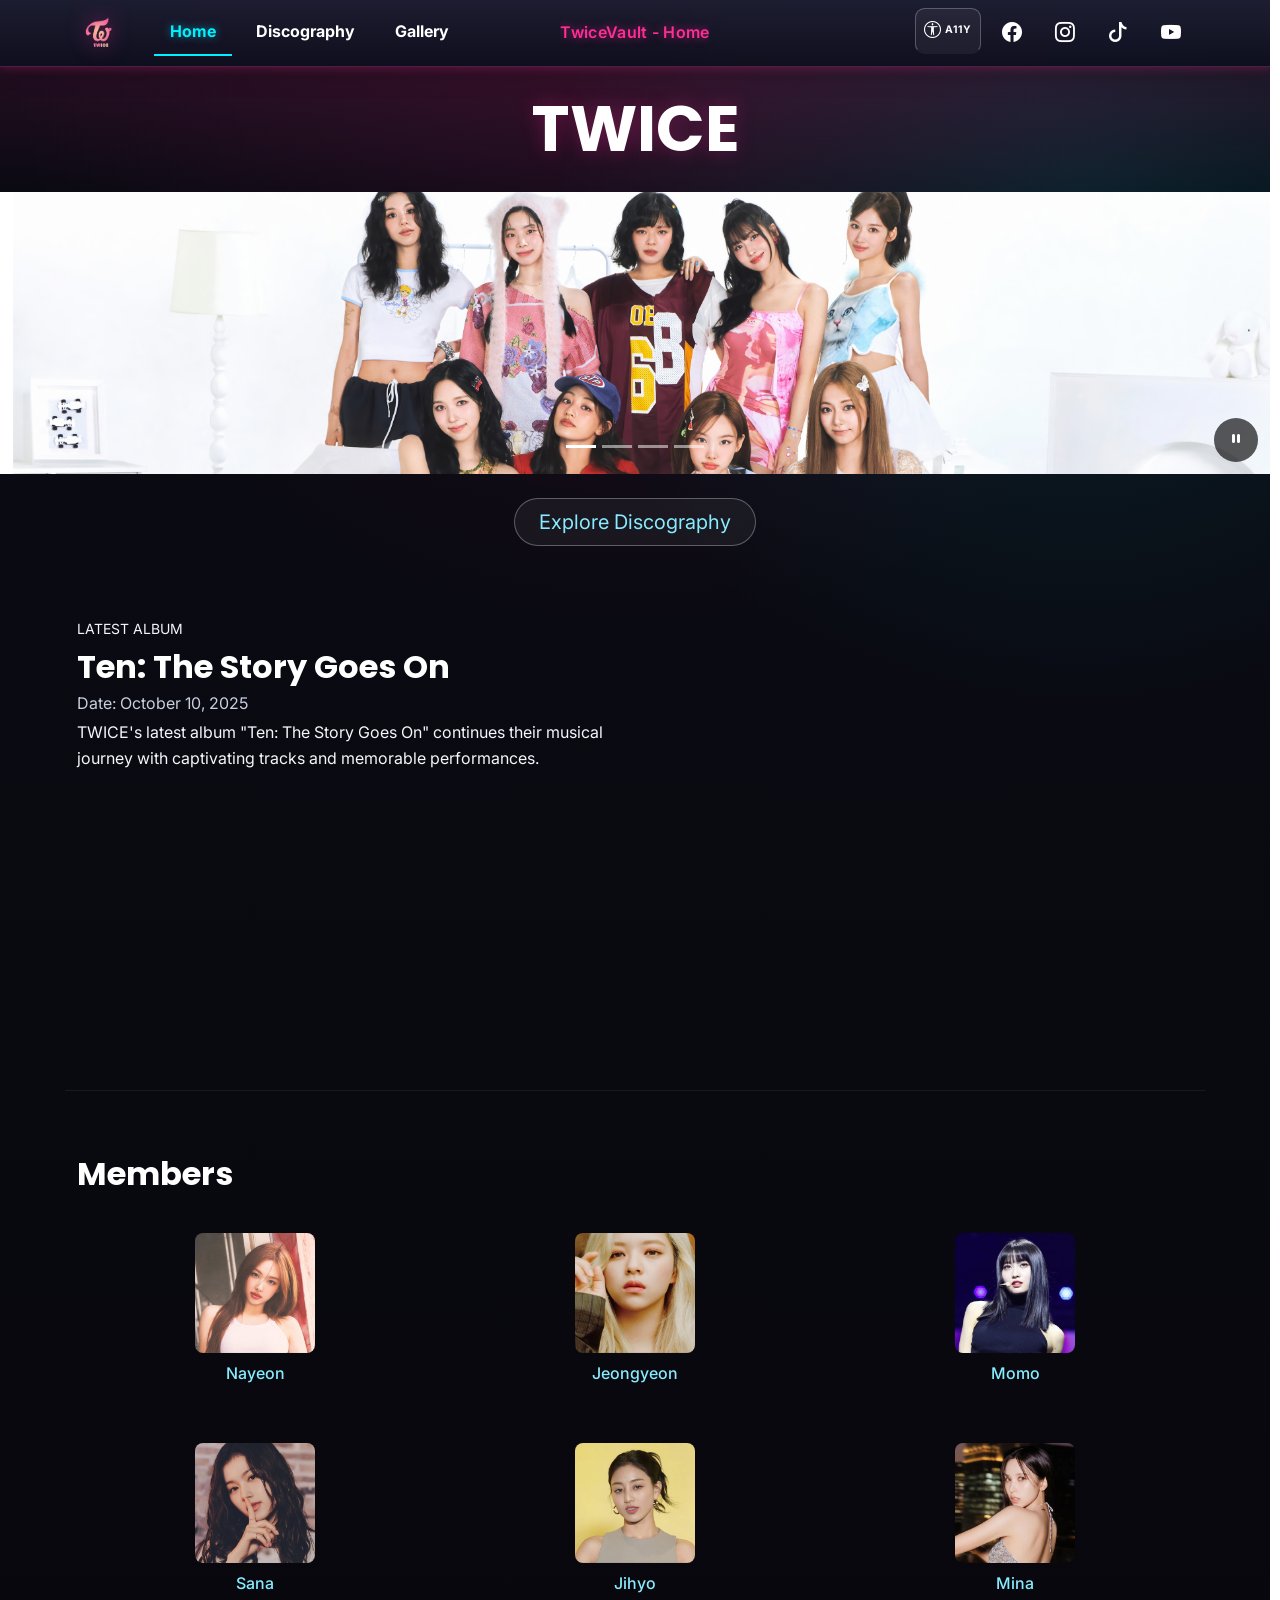
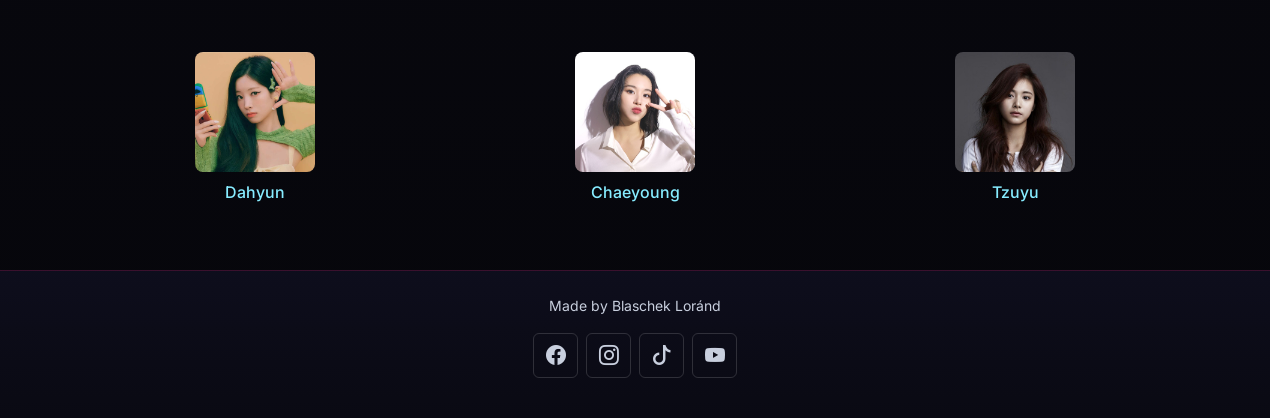
<file: index.html>
<!DOCTYPE html>
<html lang="en">

<head>
  <meta charset="UTF-8">
  <meta name="viewport" content="width=device-width, initial-scale=1.0">
  <meta name="robots" content="noindex, nofollow, noarchive">
  <title>TwiceVault – TWICE Discography, Members &amp; Gallery</title>
  <link href="https://cdn.jsdelivr.net/npm/bootstrap@5.3.3/dist/css/bootstrap.min.css" rel="stylesheet">
  <link rel="stylesheet" href="https://cdn.jsdelivr.net/npm/bootstrap-icons@1.11.3/font/bootstrap-icons.css">
  <link rel="stylesheet" href="css/style.css">
</head>

<body class="d-flex flex-column min-vh-100">

  <a href="#main-content" class="skip-nav">Skip to content</a>

  <header class="sticky-top" data-site-header></header>

  <main class="flex-grow-1" id="main-content">

    <!-- Hero -->
    <div class="text-center py-4 hero-heading-wrap">
      <h1 class="display-3 fw-bold hero-heading mb-0">TWICE</h1>
    </div>

    <!-- Carousel -->
    <div id="heroCarousel" class="carousel slide" data-bs-ride="carousel" data-bs-interval="3000">
      <div class="carousel-indicators"></div>
      <div class="carousel-inner" id="heroSlides"></div>
      <button type="button" class="carousel-pause-btn" aria-label="Pause carousel" data-paused="false"><i
          class="bi bi-pause-fill"></i></button>
    </div>

    <!-- CTA -->
    <div class="text-center py-4 px-3 px-sm-0">
      <div class="d-grid d-sm-inline-block">
        <a href="discography.html" class="btn btn-outline-light btn-lg rounded-pill px-4">Explore Discography</a>
      </div>
    </div>

    <!-- Latest album -->
    <section class="latest-album py-5">
      <div class="container">
        <div class="row align-items-start g-4">
          <div class="col-md-6">
            <p class="text-uppercase small mb-2">Latest Album</p>
            <h2 class="fw-bold mb-1">Ten: The Story Goes On</h2>
            <p class="text-muted mb-1">Date: October 10, 2025</p>
            <p class="mb-4">TWICE's latest album "Ten: The Story Goes On" continues their musical journey with
              captivating tracks and memorable performances.</p>
          </div>
          <div class="col-md-6">
            <iframe class="spotify-embed"
              src="https://open.spotify.com/embed/album/7zyibWit2LeHvy5h9utbfg?utm_source=generator"
              allow="autoplay; clipboard-write; encrypted-media; fullscreen; picture-in-picture" loading="lazy"
              title="Ten: The Story Goes On – TWICE on Spotify"></iframe>
          </div>
        </div>
      </div>
    </section>

    <hr class="container border-secondary">

    <!-- Members -->
    <section class="members-preview py-5">
      <div class="container">
        <h2 class="fw-bold mb-4">Members</h2>
        <div class="row row-cols-3 gx-2 gy-3 gx-sm-4 gy-sm-4">
          <div class="col">
            <a href="discography.html?id=nayeon" class="text-decoration-none text-reset">
              <div class="member-card text-center p-2 p-sm-3 rounded-4">
                <div class="member-img rounded-3 overflow-hidden mb-2 mx-auto">
                  <img src="img/member_photos/profilepics/Nayeon.jpg" alt="Nayeon profile photo"
                    class="w-100 h-100 object-fit-cover">
                </div>
                <p class="mb-0 fw-medium">Nayeon</p>
              </div>
            </a>
          </div>
          <div class="col">
            <a href="discography.html?id=jeongyeon" class="text-decoration-none text-reset">
              <div class="member-card text-center p-2 p-sm-3 rounded-4">
                <div class="member-img rounded-3 overflow-hidden mb-2 mx-auto">
                  <img src="img/member_photos/profilepics/Jeongyeon.jpg" alt="Jeongyeon profile photo"
                    class="w-100 h-100 object-fit-cover">
                </div>
                <p class="mb-0 fw-medium">Jeongyeon</p>
              </div>
            </a>
          </div>
          <div class="col">
            <a href="discography.html?id=momo" class="text-decoration-none text-reset">
              <div class="member-card text-center p-2 p-sm-3 rounded-4">
                <div class="member-img rounded-3 overflow-hidden mb-2 mx-auto">
                  <img src="img/member_photos/profilepics/Momo.jpg" alt="Momo profile photo"
                    class="w-100 h-100 object-fit-cover">
                </div>
                <p class="mb-0 fw-medium">Momo</p>
              </div>
            </a>
          </div>
          <div class="col">
            <a href="discography.html?id=sana" class="text-decoration-none text-reset">
              <div class="member-card text-center p-2 p-sm-3 rounded-4">
                <div class="member-img rounded-3 overflow-hidden mb-2 mx-auto">
                  <img src="img/member_photos/profilepics/Sana.jpg" alt="Sana profile photo"
                    class="w-100 h-100 object-fit-cover">
                </div>
                <p class="mb-0 fw-medium">Sana</p>
              </div>
            </a>
          </div>
          <div class="col">
            <a href="discography.html?id=jihyo" class="text-decoration-none text-reset">
              <div class="member-card text-center p-2 p-sm-3 rounded-4">
                <div class="member-img rounded-3 overflow-hidden mb-2 mx-auto">
                  <img src="img/member_photos/profilepics/Jihyo.jpg" alt="Jihyo profile photo"
                    class="w-100 h-100 object-fit-cover">
                </div>
                <p class="mb-0 fw-medium">Jihyo</p>
              </div>
            </a>
          </div>
          <div class="col">
            <a href="discography.html?id=mina" class="text-decoration-none text-reset">
              <div class="member-card text-center p-2 p-sm-3 rounded-4">
                <div class="member-img rounded-3 overflow-hidden mb-2 mx-auto">
                  <img src="img/member_photos/profilepics/Mina.jpg" alt="Mina profile photo"
                    class="w-100 h-100 object-fit-cover">
                </div>
                <p class="mb-0 fw-medium">Mina</p>
              </div>
            </a>
          </div>
          <div class="col">
            <a href="discography.html?id=dahyun" class="text-decoration-none text-reset">
              <div class="member-card text-center p-2 p-sm-3 rounded-4">
                <div class="member-img rounded-3 overflow-hidden mb-2 mx-auto">
                  <img src="img/member_photos/profilepics/Dahyun.jpg" alt="Dahyun profile photo"
                    class="w-100 h-100 object-fit-cover">
                </div>
                <p class="mb-0 fw-medium">Dahyun</p>
              </div>
            </a>
          </div>
          <div class="col">
            <a href="discography.html?id=chaeyoung" class="text-decoration-none text-reset">
              <div class="member-card text-center p-2 p-sm-3 rounded-4">
                <div class="member-img rounded-3 overflow-hidden mb-2 mx-auto">
                  <img src="img/member_photos/profilepics/Chaeyoung.jpg" alt="Chaeyoung profile photo"
                    class="w-100 h-100 object-fit-cover">
                </div>
                <p class="mb-0 fw-medium">Chaeyoung</p>
              </div>
            </a>
          </div>
          <div class="col">
            <a href="discography.html?id=tzuyu" class="text-decoration-none text-reset">
              <div class="member-card text-center p-2 p-sm-3 rounded-4">
                <div class="member-img rounded-3 overflow-hidden mb-2 mx-auto">
                  <img src="img/member_photos/profilepics/Tzuyu.jpg" alt="Tzuyu profile photo"
                    class="w-100 h-100 object-fit-cover">
                </div>
                <p class="mb-0 fw-medium">Tzuyu</p>
              </div>
            </a>
          </div>
        </div>
      </div>
    </section>
  </main>

  <footer class="mt-auto" data-site-footer></footer>

  <script src="https://cdn.jsdelivr.net/npm/bootstrap@5.3.3/dist/js/bootstrap.bundle.min.js"></script>
  <script src="javascript/layout.js"></script>
  <script src="javascript/hero.js"></script>
</body>

</html>
</file>
<file: css/style.css>
@import url('base.css');
@import url('components.css');
@import url('responsive.css');
@import url('print.css');
</file>
